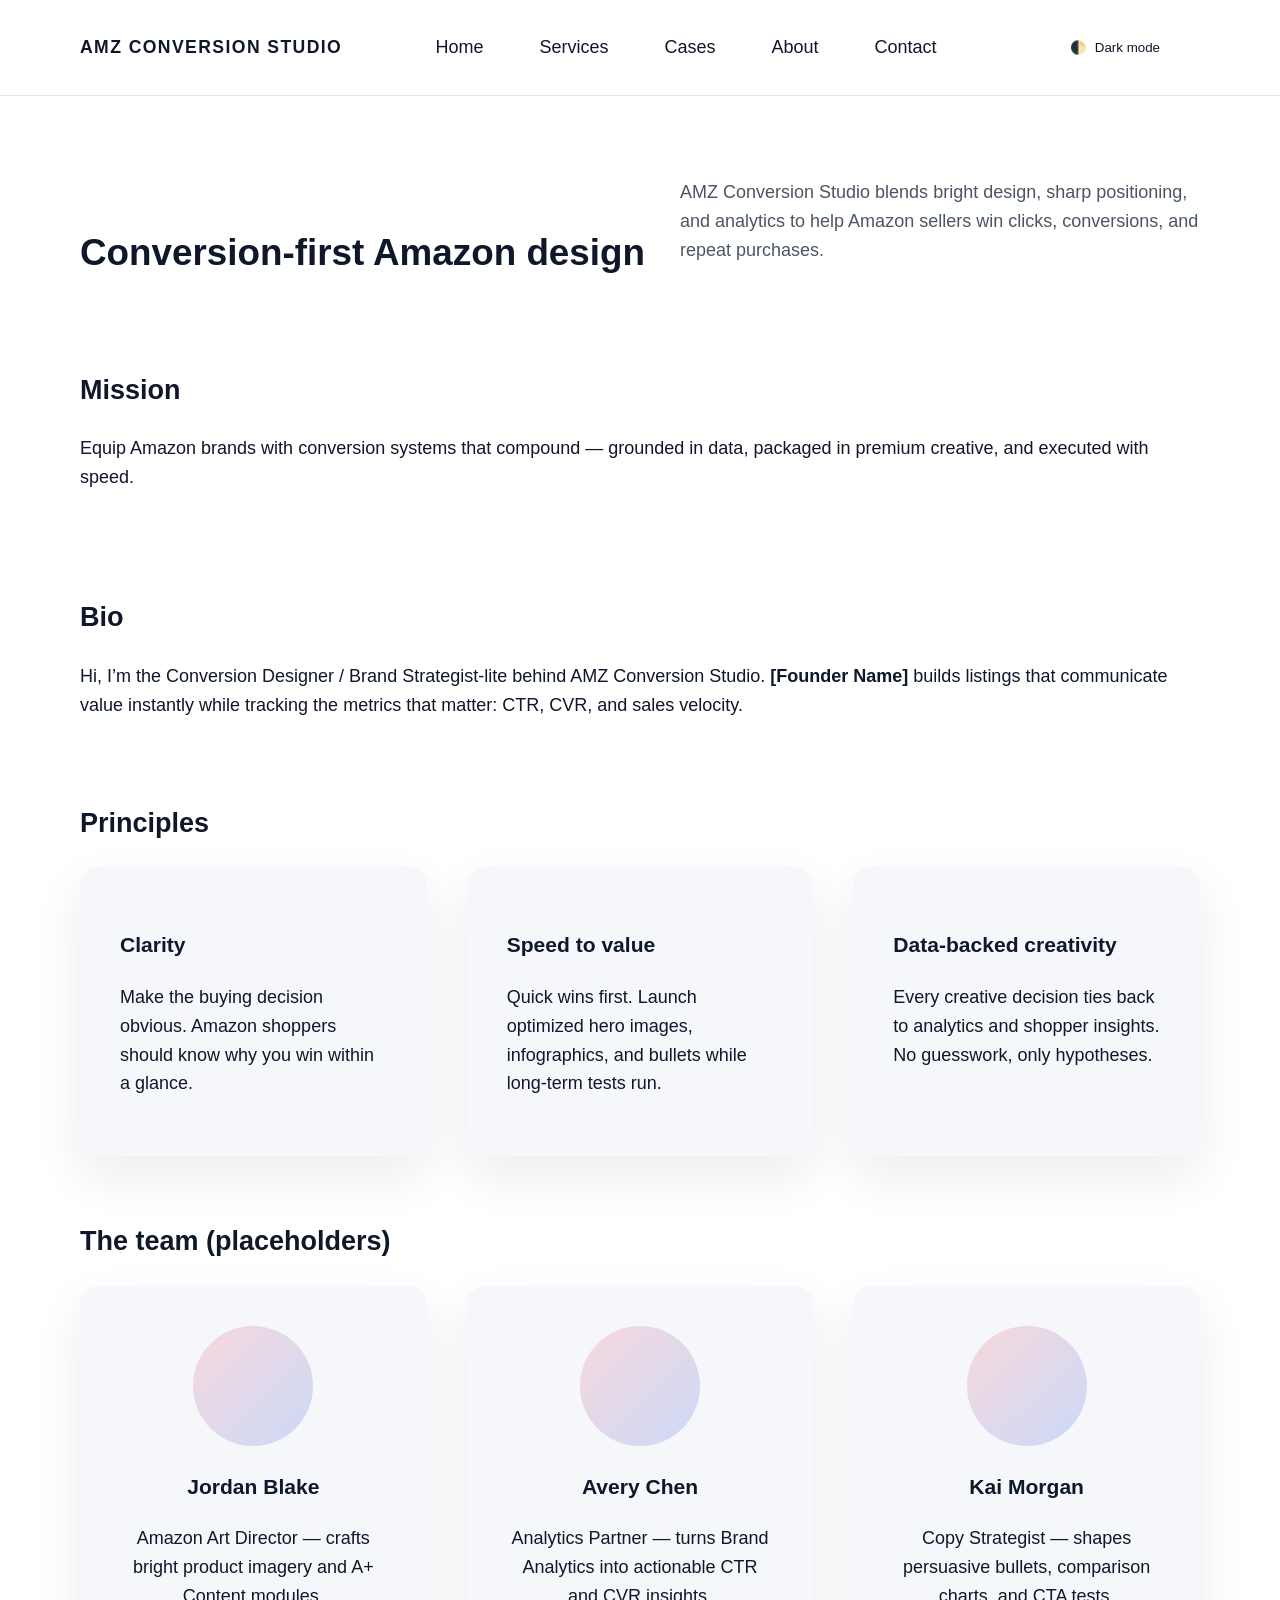
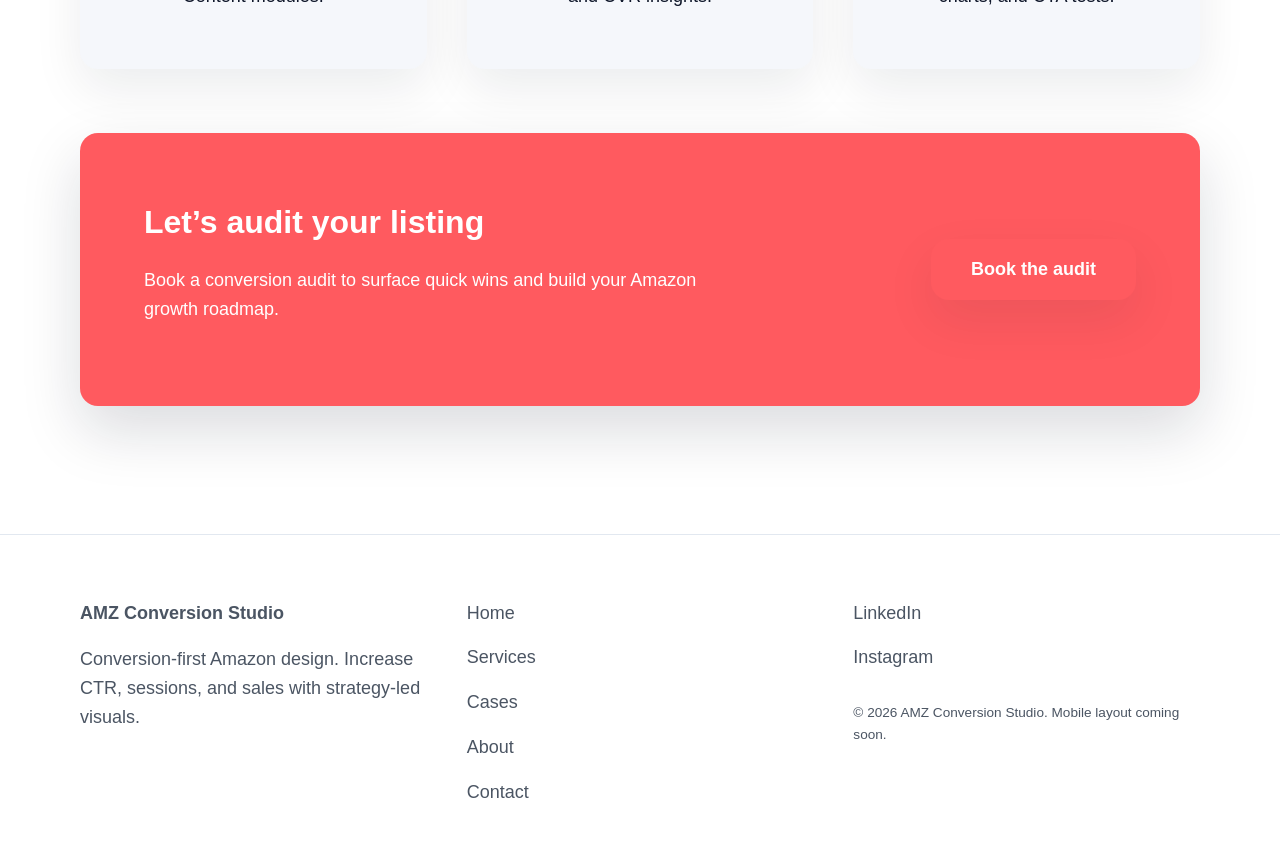
<file: about.html>
<!DOCTYPE html>
<html lang="en" data-theme="light">
<head>
  <meta charset="utf-8">
  <meta http-equiv="X-UA-Compatible" content="IE=edge">
  <meta name="viewport" content="width=device-width, initial-scale=1.0">
  <title>About AMZ Conversion Studio | Amazon Conversion Designer</title>
  <meta name="description" content="Meet AMZ Conversion Studio, the conversion-first Amazon design and analytics partner helping sellers increase CTR, CVR, and sales.">
  <meta name="keywords" content="amazon conversion designer, amazon brand identity, brand story, amazon listing design, listing audit, amazon strategist">
  <link rel="canonical" href="https://www.amzconversionstudio.com/about.html">
  <meta property="og:type" content="website">
  <meta property="og:title" content="About AMZ Conversion Studio">
  <meta property="og:description" content="Conversion-first Amazon design and analytics for sellers who want measurable growth.">
  <meta property="og:url" content="https://www.amzconversionstudio.com/about.html">
  <meta property="og:image" content="https://www.amzconversionstudio.com/assets/img/og-image.jpg">
  <meta name="twitter:card" content="summary_large_image">
  <meta name="twitter:title" content="About AMZ Conversion Studio">
  <meta name="twitter:description" content="Conversion-first Amazon design and analytics for sellers who want measurable growth.">
  <link rel="icon" href="/favicon.ico" type="image/x-icon">
  <link rel="stylesheet" href="assets/css/style.css">
  <script type="application/ld+json">
  {
    "@context": "https://schema.org",
    "@type": "BreadcrumbList",
    "itemListElement": [
      {
        "@type": "ListItem",
        "position": 1,
        "name": "Home",
        "item": "https://www.amzconversionstudio.com/"
      },
      {
        "@type": "ListItem",
        "position": 2,
        "name": "About",
        "item": "https://www.amzconversionstudio.com/about.html"
      }
    ]
  }
  </script>
</head>
<body>
  <header class="header" aria-label="Primary">
    <div class="header__inner">
      <a class="header__logo" href="/">AMZ Conversion Studio</a>
      <nav class="nav" aria-label="Main navigation">
        <a class="nav__link" href="index.html">Home</a>
        <a class="nav__link" href="services.html">Services</a>
        <a class="nav__link" href="cases.html">Cases</a>
        <a class="nav__link" href="about.html">About</a>
        <a class="nav__link" href="contact.html">Contact</a>
      </nav>
      <button class="button button--ghost theme-toggle" type="button" data-theme-toggle aria-label="Switch to dark theme">
        <span aria-hidden="true">🌓</span>
        <span data-theme-label>Dark mode</span>
      </button>
    </div>
  </header>
  <main>
    <div class="page">
      <section class="section" data-reveal>
        <div class="section__header">
          <h1 class="section__title">Conversion-first Amazon design</h1>
          <p class="section__subtitle">AMZ Conversion Studio blends bright design, sharp positioning, and analytics to help Amazon sellers win clicks, conversions, and repeat purchases.</p>
        </div>
      </section>

      <section class="section about" data-reveal>
        <div>
          <h2>Mission</h2>
          <p>Equip Amazon brands with conversion systems that compound — grounded in data, packaged in premium creative, and executed with speed.</p>
        </div>
        <div>
          <h2>Bio</h2>
          <p>Hi, I’m the Conversion Designer / Brand Strategist-lite behind AMZ Conversion Studio. <strong><!-- Replace with founder name -->[Founder Name]</strong> builds listings that communicate value instantly while tracking the metrics that matter: CTR, CVR, and sales velocity.</p>
        </div>
      </section>

      <section class="section" data-reveal>
        <h2>Principles</h2>
        <div class="grid grid--cards">
          <article class="card">
            <h3>Clarity</h3>
            <p>Make the buying decision obvious. Amazon shoppers should know why you win within a glance.</p>
          </article>
          <article class="card">
            <h3>Speed to value</h3>
            <p>Quick wins first. Launch optimized hero images, infographics, and bullets while long-term tests run.</p>
          </article>
          <article class="card">
            <h3>Data-backed creativity</h3>
            <p>Every creative decision ties back to analytics and shopper insights. No guesswork, only hypotheses.</p>
          </article>
        </div>
      </section>

      <section class="section" data-reveal>
        <h2>The team (placeholders)</h2>
        <div class="team">
          <article class="team-card">
            <div class="team-card__photo" role="img" aria-label="Placeholder portrait"></div>
            <h3><!-- Replace with name -->Jordan Blake</h3>
            <p>Amazon Art Director &mdash; crafts bright product imagery and A+ Content modules.</p>
          </article>
          <article class="team-card">
            <div class="team-card__photo" role="img" aria-label="Placeholder portrait"></div>
            <h3><!-- Replace with name -->Avery Chen</h3>
            <p>Analytics Partner &mdash; turns Brand Analytics into actionable CTR and CVR insights.</p>
          </article>
          <article class="team-card">
            <div class="team-card__photo" role="img" aria-label="Placeholder portrait"></div>
            <h3><!-- Replace with name -->Kai Morgan</h3>
            <p>Copy Strategist &mdash; shapes persuasive bullets, comparison charts, and CTA tests.</p>
          </article>
        </div>
      </section>

      <section class="section" data-reveal>
        <div class="cta-band">
          <div class="cta-band__text">
            <h2 class="cta-band__title">Let’s audit your listing</h2>
            <p>Book a conversion audit to surface quick wins and build your Amazon growth roadmap.</p>
          </div>
          <a class="button button--primary" href="contact.html">Book the audit</a>
        </div>
      </section>
    </div>
  </main>
  <footer class="footer" aria-label="Footer">
    <div class="footer__inner">
      <div class="footer__brand">
        <strong>AMZ Conversion Studio</strong>
        <p>Conversion-first Amazon design. Increase CTR, sessions, and sales with strategy-led visuals.</p>
      </div>
      <div class="footer__nav">
        <a href="index.html">Home</a>
        <a href="services.html">Services</a>
        <a href="cases.html">Cases</a>
        <a href="about.html">About</a>
        <a href="contact.html">Contact</a>
      </div>
      <div class="footer__meta">
        <a href="#">LinkedIn</a>
        <a href="#">Instagram</a>
        <p class="footer__note">© <span class="js-year"></span> AMZ Conversion Studio. Mobile layout coming soon.</p>
      </div>
    </div>
  </footer>
  <script defer src="assets/js/main.js"></script>
  <script>
    document.querySelectorAll('.js-year').forEach(function (el) { el.textContent = new Date().getFullYear(); });
  </script>
</body>
</html>
</file>
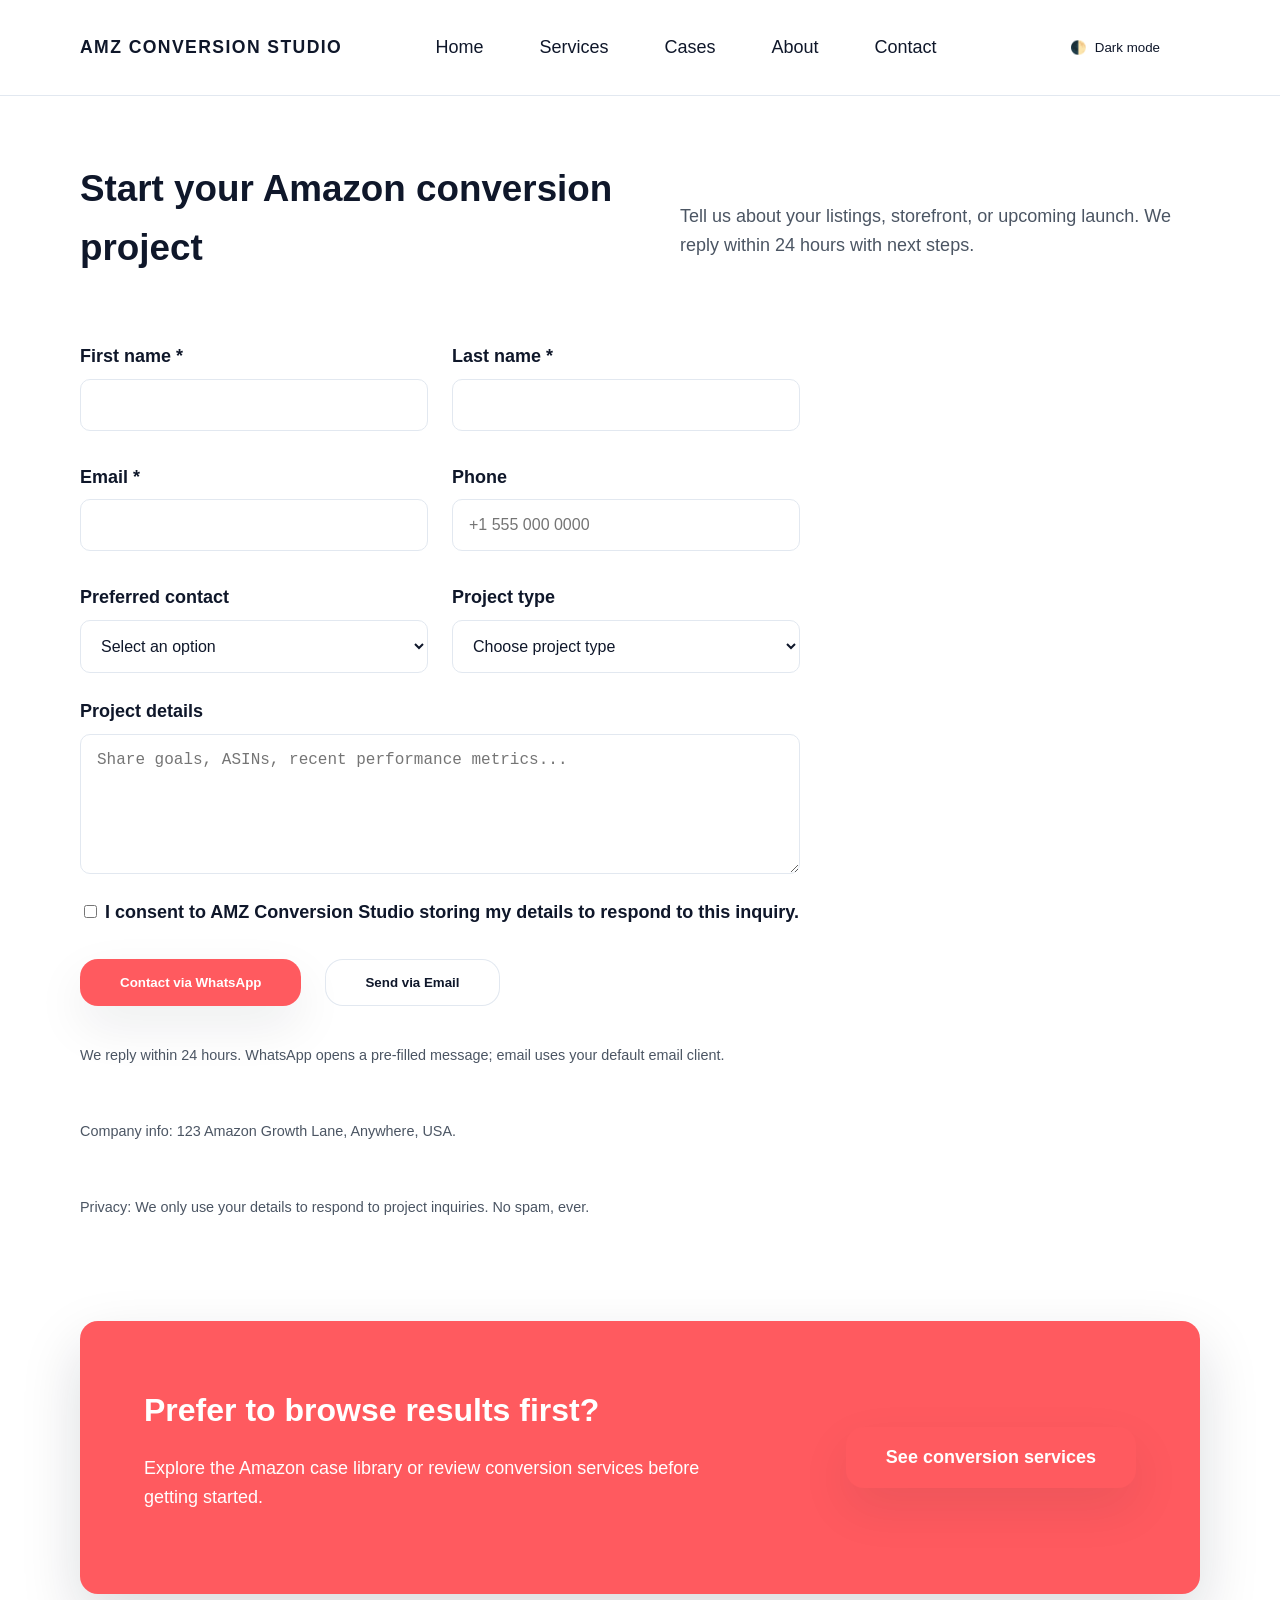
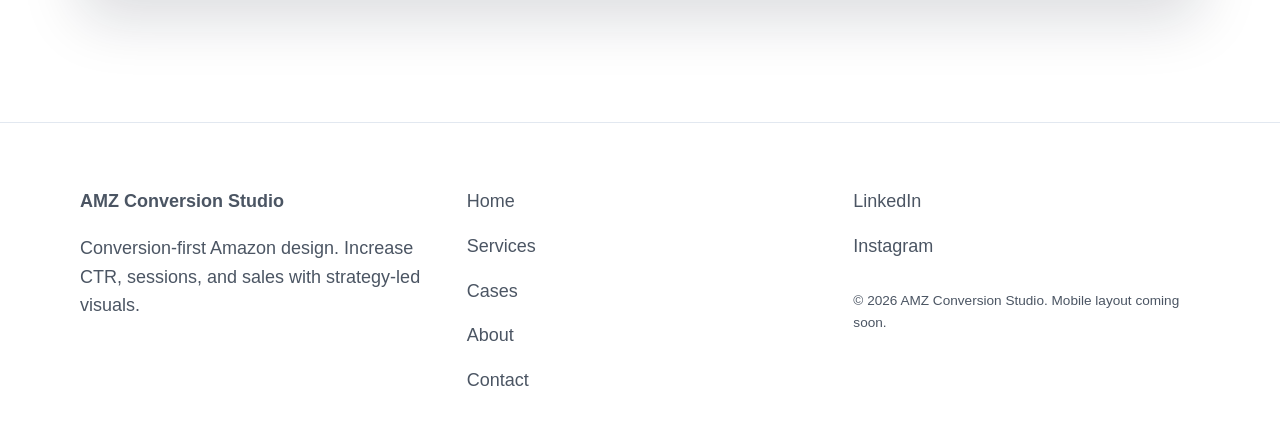
<file: contact.html>
<!DOCTYPE html>
<html lang="en" data-theme="light">
<head>
  <meta charset="utf-8">
  <meta http-equiv="X-UA-Compatible" content="IE=edge">
  <meta name="viewport" content="width=device-width, initial-scale=1.0">
  <title>Contact AMZ Conversion Studio | Amazon Listing Audit</title>
  <meta name="description" content="Contact AMZ Conversion Studio for Amazon listing audits, design retainers, and analytics support to increase CTR and sales.">
  <meta name="keywords" content="contact amazon designer, amazon listing audit, amazon whatsapp consultant, amazon conversion rate, amazon cta optimization">
  <link rel="canonical" href="https://www.amzconversionstudio.com/contact.html">
  <meta property="og:type" content="website">
  <meta property="og:title" content="Contact AMZ Conversion Studio">
  <meta property="og:description" content="Book an Amazon listing audit or request a proposal to increase CTR and conversion rate.">
  <meta property="og:url" content="https://www.amzconversionstudio.com/contact.html">
  <meta property="og:image" content="https://www.amzconversionstudio.com/assets/img/og-image.jpg">
  <meta name="twitter:card" content="summary_large_image">
  <meta name="twitter:title" content="Contact AMZ Conversion Studio">
  <meta name="twitter:description" content="Book an Amazon listing audit or request a proposal to increase CTR and conversion rate.">
  <link rel="icon" href="/favicon.ico" type="image/x-icon">
  <link rel="stylesheet" href="assets/css/style.css">
  <script type="application/ld+json">
  {
    "@context": "https://schema.org",
    "@type": "BreadcrumbList",
    "itemListElement": [
      {
        "@type": "ListItem",
        "position": 1,
        "name": "Home",
        "item": "https://www.amzconversionstudio.com/"
      },
      {
        "@type": "ListItem",
        "position": 2,
        "name": "Contact",
        "item": "https://www.amzconversionstudio.com/contact.html"
      }
    ]
  }
  </script>
</head>
<body>
  <header class="header" aria-label="Primary">
    <div class="header__inner">
      <a class="header__logo" href="/">AMZ Conversion Studio</a>
      <nav class="nav" aria-label="Main navigation">
        <a class="nav__link" href="index.html">Home</a>
        <a class="nav__link" href="services.html">Services</a>
        <a class="nav__link" href="cases.html">Cases</a>
        <a class="nav__link" href="about.html">About</a>
        <a class="nav__link" href="contact.html">Contact</a>
      </nav>
      <button class="button button--ghost theme-toggle" type="button" data-theme-toggle aria-label="Switch to dark theme">
        <span aria-hidden="true">🌓</span>
        <span data-theme-label>Dark mode</span>
      </button>
    </div>
  </header>
  <main>
    <div class="page">
      <section class="section" data-reveal>
        <div class="section__header">
          <h1 class="section__title">Start your Amazon conversion project</h1>
          <p class="section__subtitle">Tell us about your listings, storefront, or upcoming launch. We reply within 24 hours with next steps.</p>
        </div>
      </section>

      <section class="section" data-reveal>
        <form class="form js-contact-form" novalidate>
          <div class="form__row">
            <div class="form__group">
              <label class="form__label" for="firstName">First name *</label>
              <input class="form__input" type="text" id="firstName" name="firstName" required autocomplete="given-name">
              <span class="form__error" data-error="firstName" role="alert"></span>
            </div>
            <div class="form__group">
              <label class="form__label" for="lastName">Last name *</label>
              <input class="form__input" type="text" id="lastName" name="lastName" required autocomplete="family-name">
              <span class="form__error" data-error="lastName" role="alert"></span>
            </div>
          </div>
          <div class="form__row">
            <div class="form__group">
              <label class="form__label" for="email">Email *</label>
              <input class="form__input" type="email" id="email" name="email" required autocomplete="email">
              <span class="form__error" data-error="email" role="alert"></span>
            </div>
            <div class="form__group">
              <label class="form__label" for="phone">Phone</label>
              <input class="form__input" type="tel" id="phone" name="phone" placeholder="+1 555 000 0000" autocomplete="tel">
              <span class="form__error" data-error="phone" role="alert"></span>
            </div>
          </div>
          <div class="form__row">
            <div class="form__group">
              <label class="form__label" for="preferredContact">Preferred contact</label>
              <select class="form__select" id="preferredContact" name="preferredContact">
                <option value="">Select an option</option>
                <option value="WhatsApp">WhatsApp</option>
                <option value="Email">Email</option>
              </select>
            </div>
            <div class="form__group">
              <label class="form__label" for="projectType">Project type</label>
              <select class="form__select" id="projectType" name="projectType">
                <option value="">Choose project type</option>
                <option value="Listing design">Listing design</option>
                <option value="A+ Content">A+ Content</option>
                <option value="Storefront redesign">Storefront redesign</option>
                <option value="Amazon SEO">Amazon SEO</option>
                <option value="Conversion audit">Conversion audit</option>
                <option value="Launch campaign">Launch campaign</option>
              </select>
            </div>
          </div>
          <div class="form__group">
            <label class="form__label" for="message">Project details</label>
            <textarea class="form__textarea" id="message" name="message" placeholder="Share goals, ASINs, recent performance metrics..."></textarea>
          </div>
          <div class="form__group">
            <label class="form__label" for="consent">
              <input type="checkbox" id="consent" name="consent" required>
              I consent to AMZ Conversion Studio storing my details to respond to this inquiry.
            </label>
            <span class="form__error" data-error="consent" role="alert"></span>
          </div>
          <div class="form__actions">
            <button class="button button--primary" type="button" data-action="whatsapp">Contact via WhatsApp</button>
            <button class="button button--secondary" type="submit" data-action="email">Send via Email</button>
          </div>
          <p class="form__note">We reply within 24 hours. WhatsApp opens a pre-filled message; email uses your default email client. <!-- Optionally integrate Formspree: https://formspree.io/ --></p>
          <p class="form__note">Company info: <!-- Replace with business address -->123 Amazon Growth Lane, Anywhere, USA.</p>
          <p class="form__note">Privacy: We only use your details to respond to project inquiries. No spam, ever.</p>
          <div data-confirmation aria-live="polite"></div>
        </form>
      </section>

      <section class="section" data-reveal>
        <div class="cta-band">
          <div class="cta-band__text">
            <h2 class="cta-band__title">Prefer to browse results first?</h2>
            <p>Explore the <a href="cases.html">Amazon case library</a> or review <a href="services.html">conversion services</a> before getting started.</p>
          </div>
          <a class="button button--primary" href="services.html">See conversion services</a>
        </div>
      </section>
    </div>
  </main>
  <footer class="footer" aria-label="Footer">
    <div class="footer__inner">
      <div class="footer__brand">
        <strong>AMZ Conversion Studio</strong>
        <p>Conversion-first Amazon design. Increase CTR, sessions, and sales with strategy-led visuals.</p>
      </div>
      <div class="footer__nav">
        <a href="index.html">Home</a>
        <a href="services.html">Services</a>
        <a href="cases.html">Cases</a>
        <a href="about.html">About</a>
        <a href="contact.html">Contact</a>
      </div>
      <div class="footer__meta">
        <a href="#">LinkedIn</a>
        <a href="#">Instagram</a>
        <p class="footer__note">© <span class="js-year"></span> AMZ Conversion Studio. Mobile layout coming soon.</p>
      </div>
    </div>
  </footer>
  <script defer src="assets/js/main.js"></script>
  <script>
    document.querySelectorAll('.js-year').forEach(function (el) { el.textContent = new Date().getFullYear(); });
  </script>
</body>
</html>
</file>
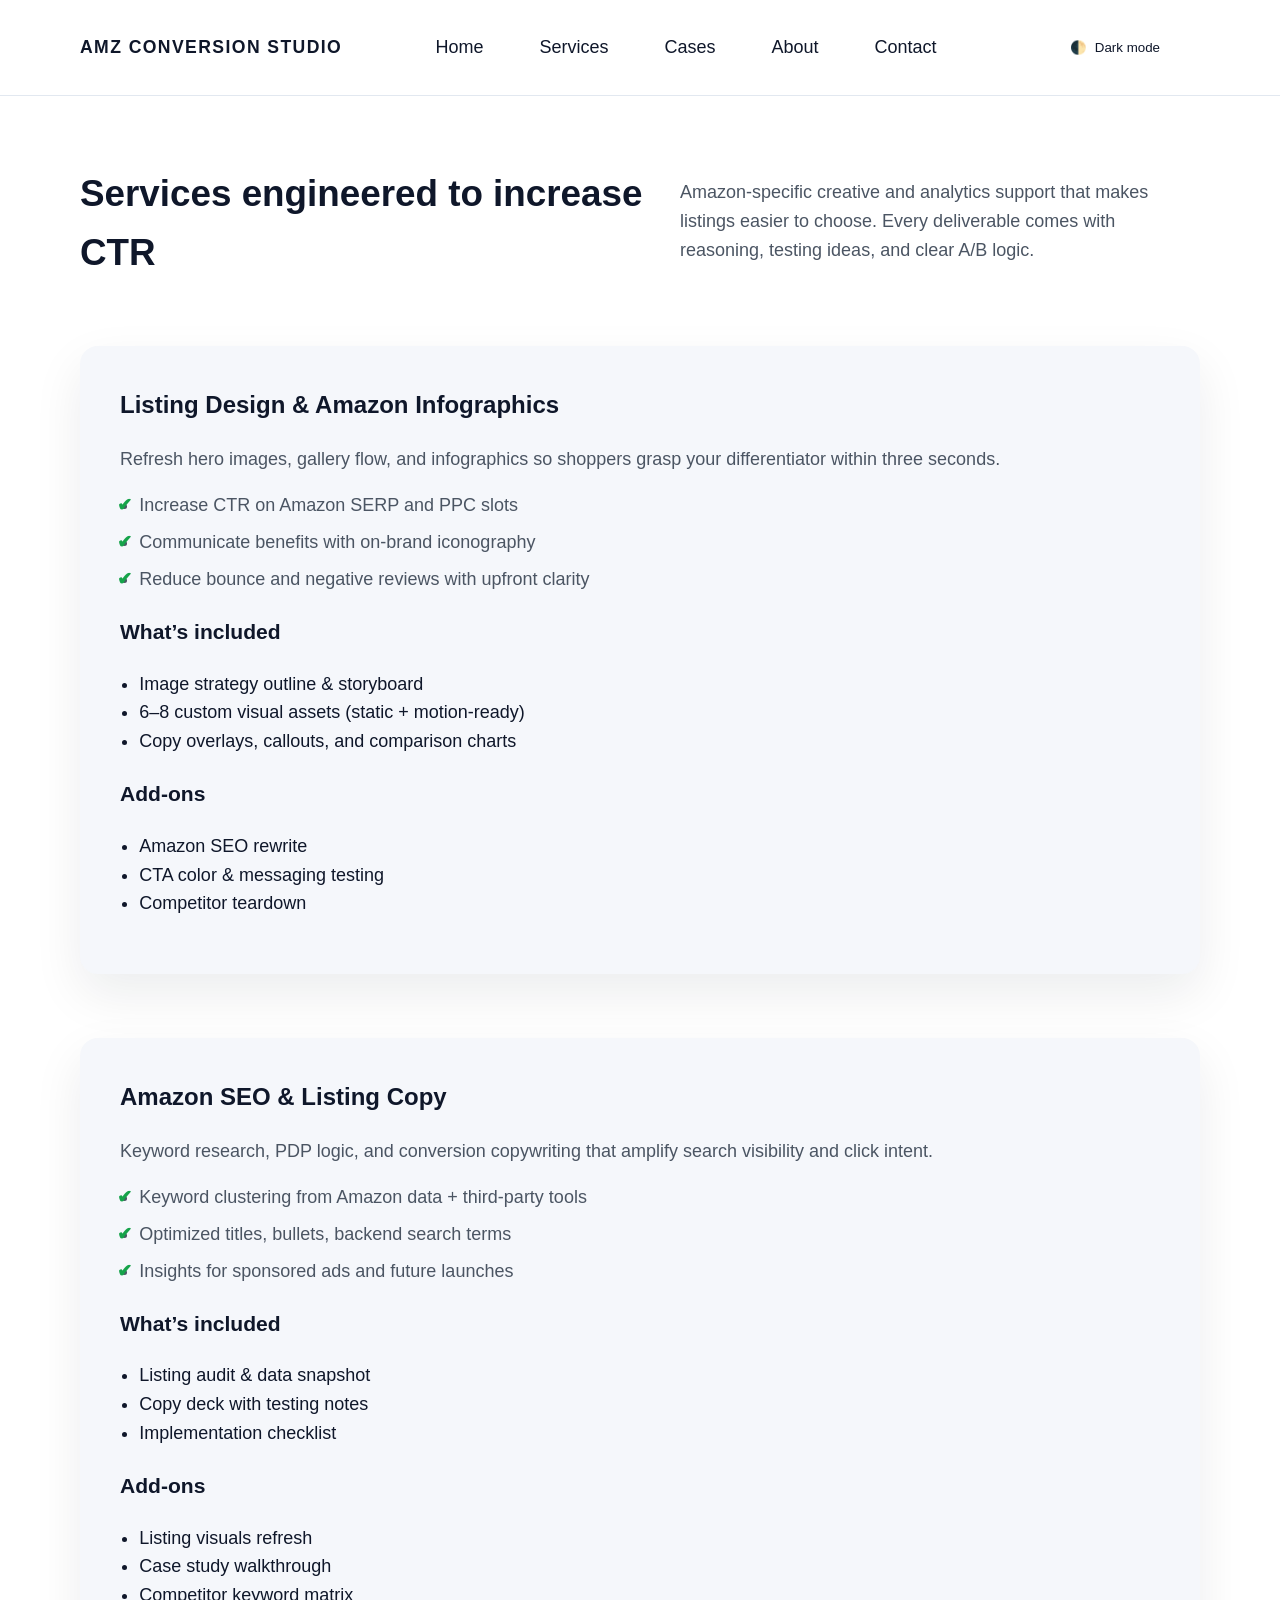
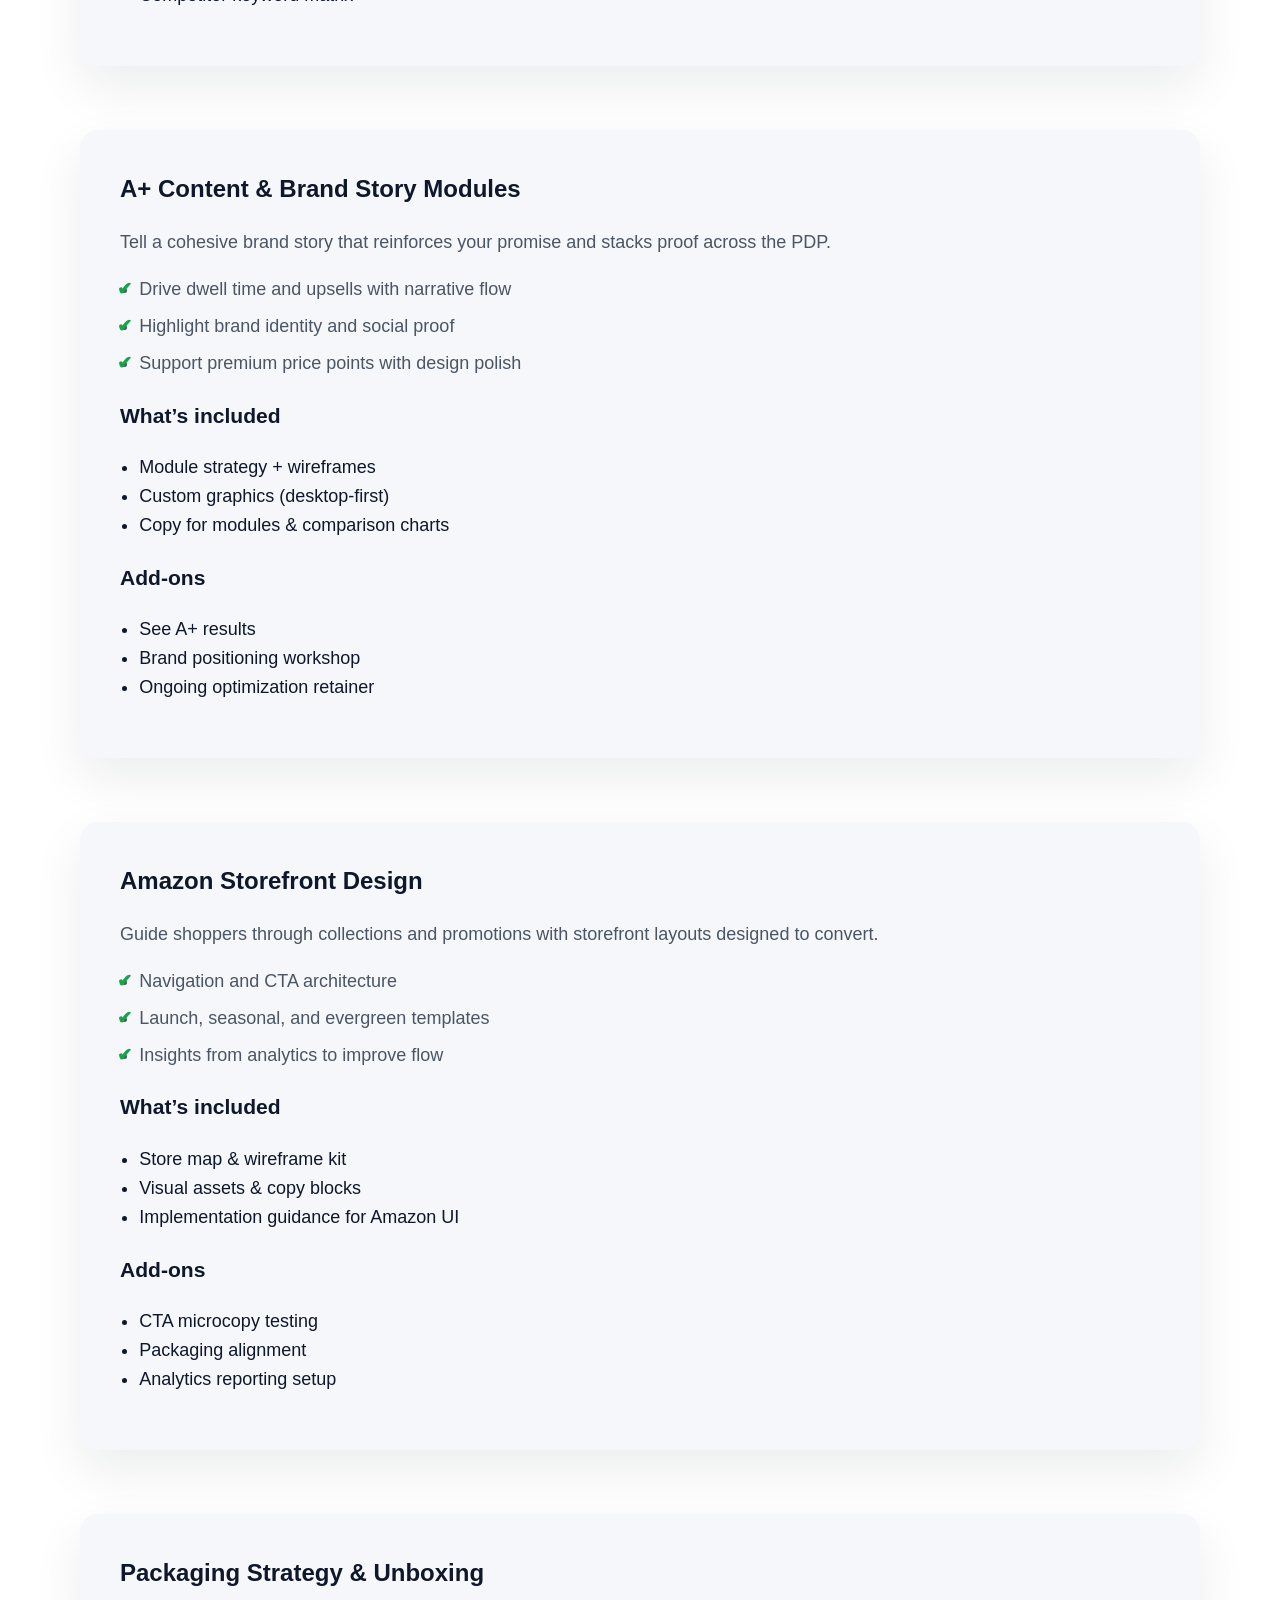
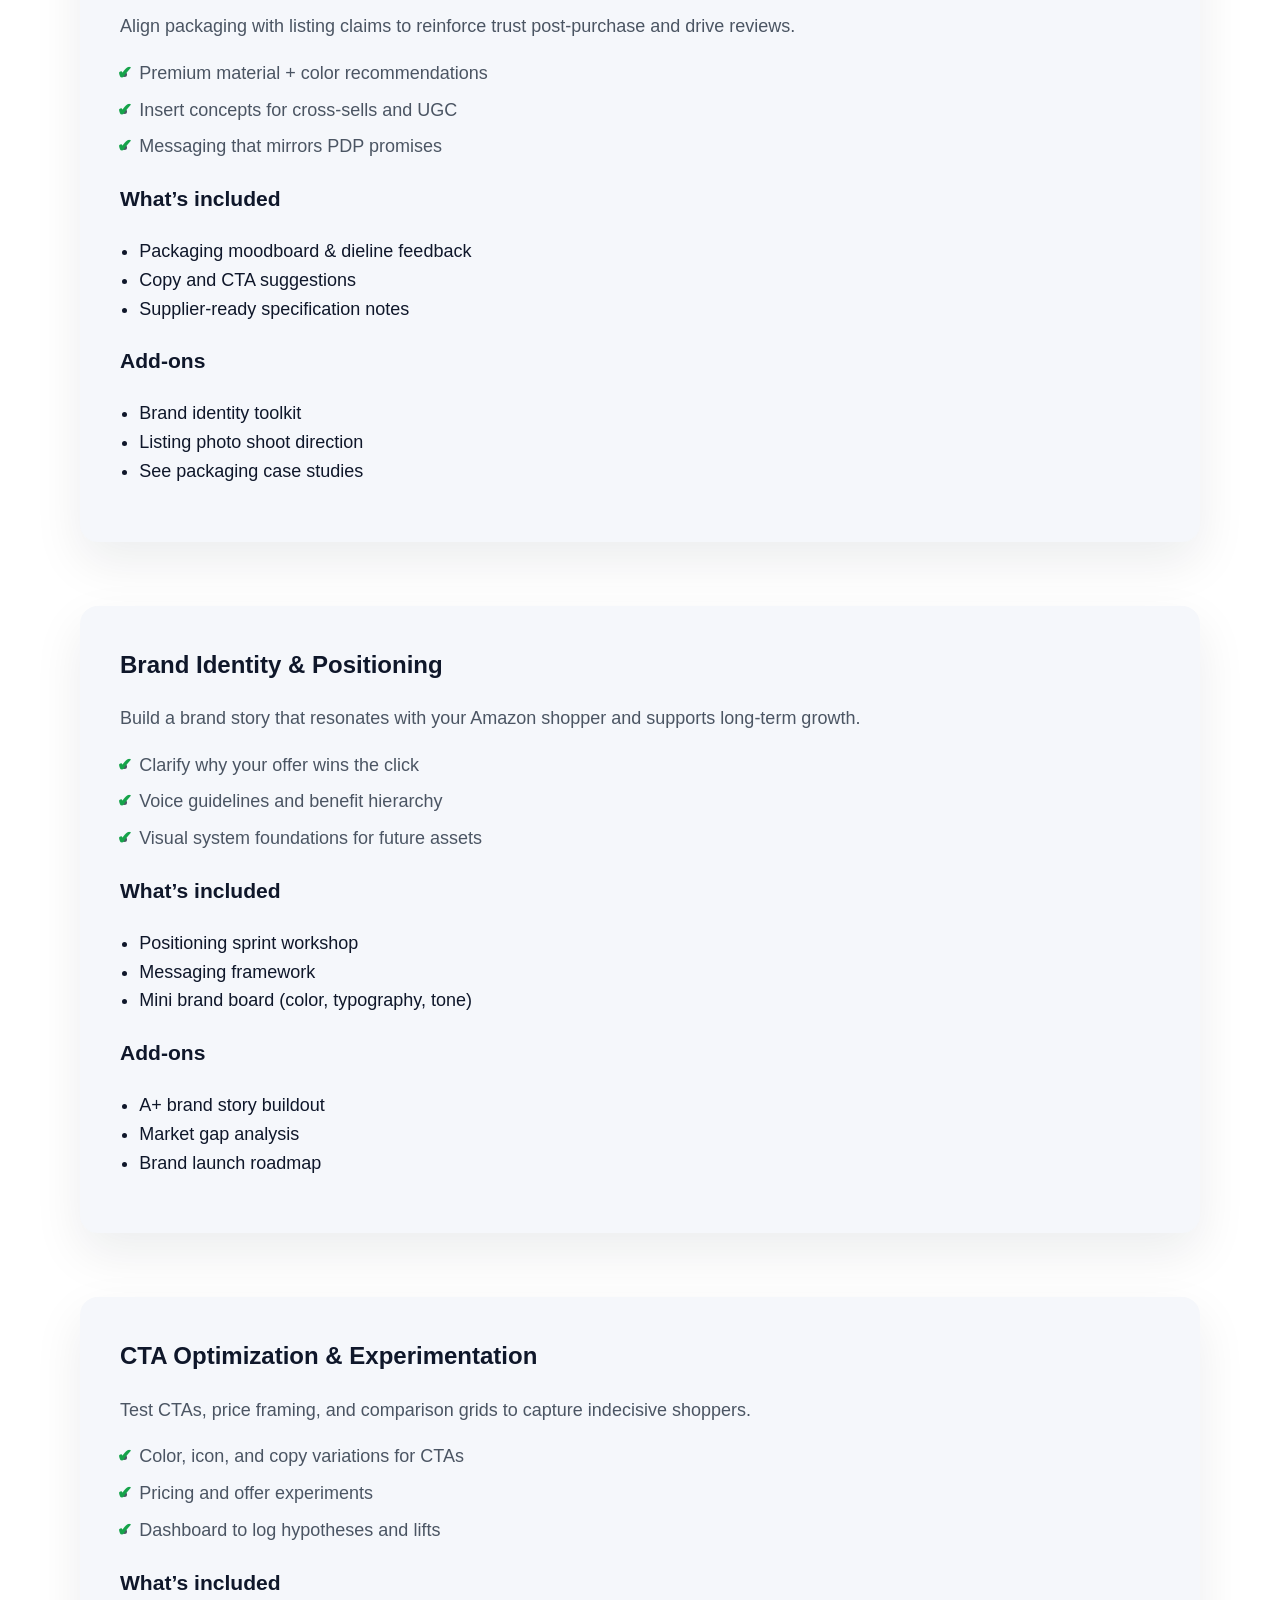
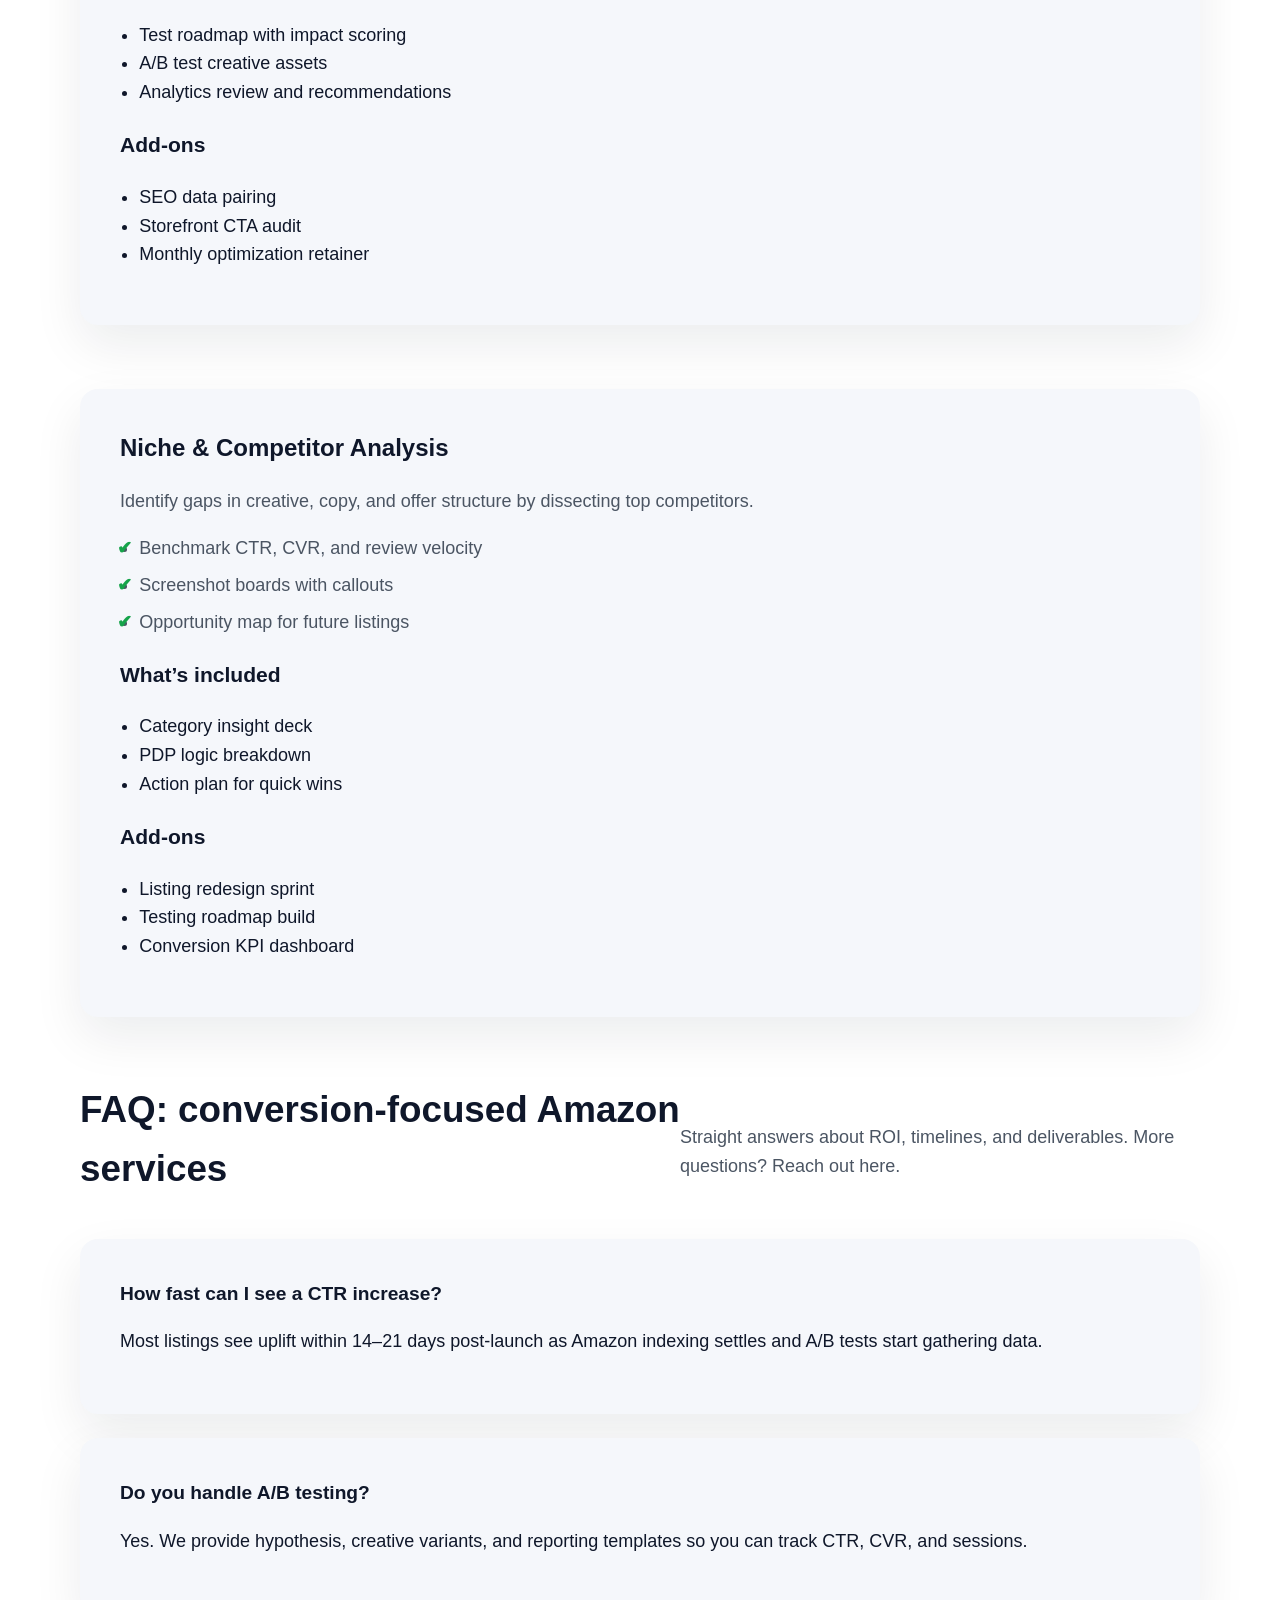
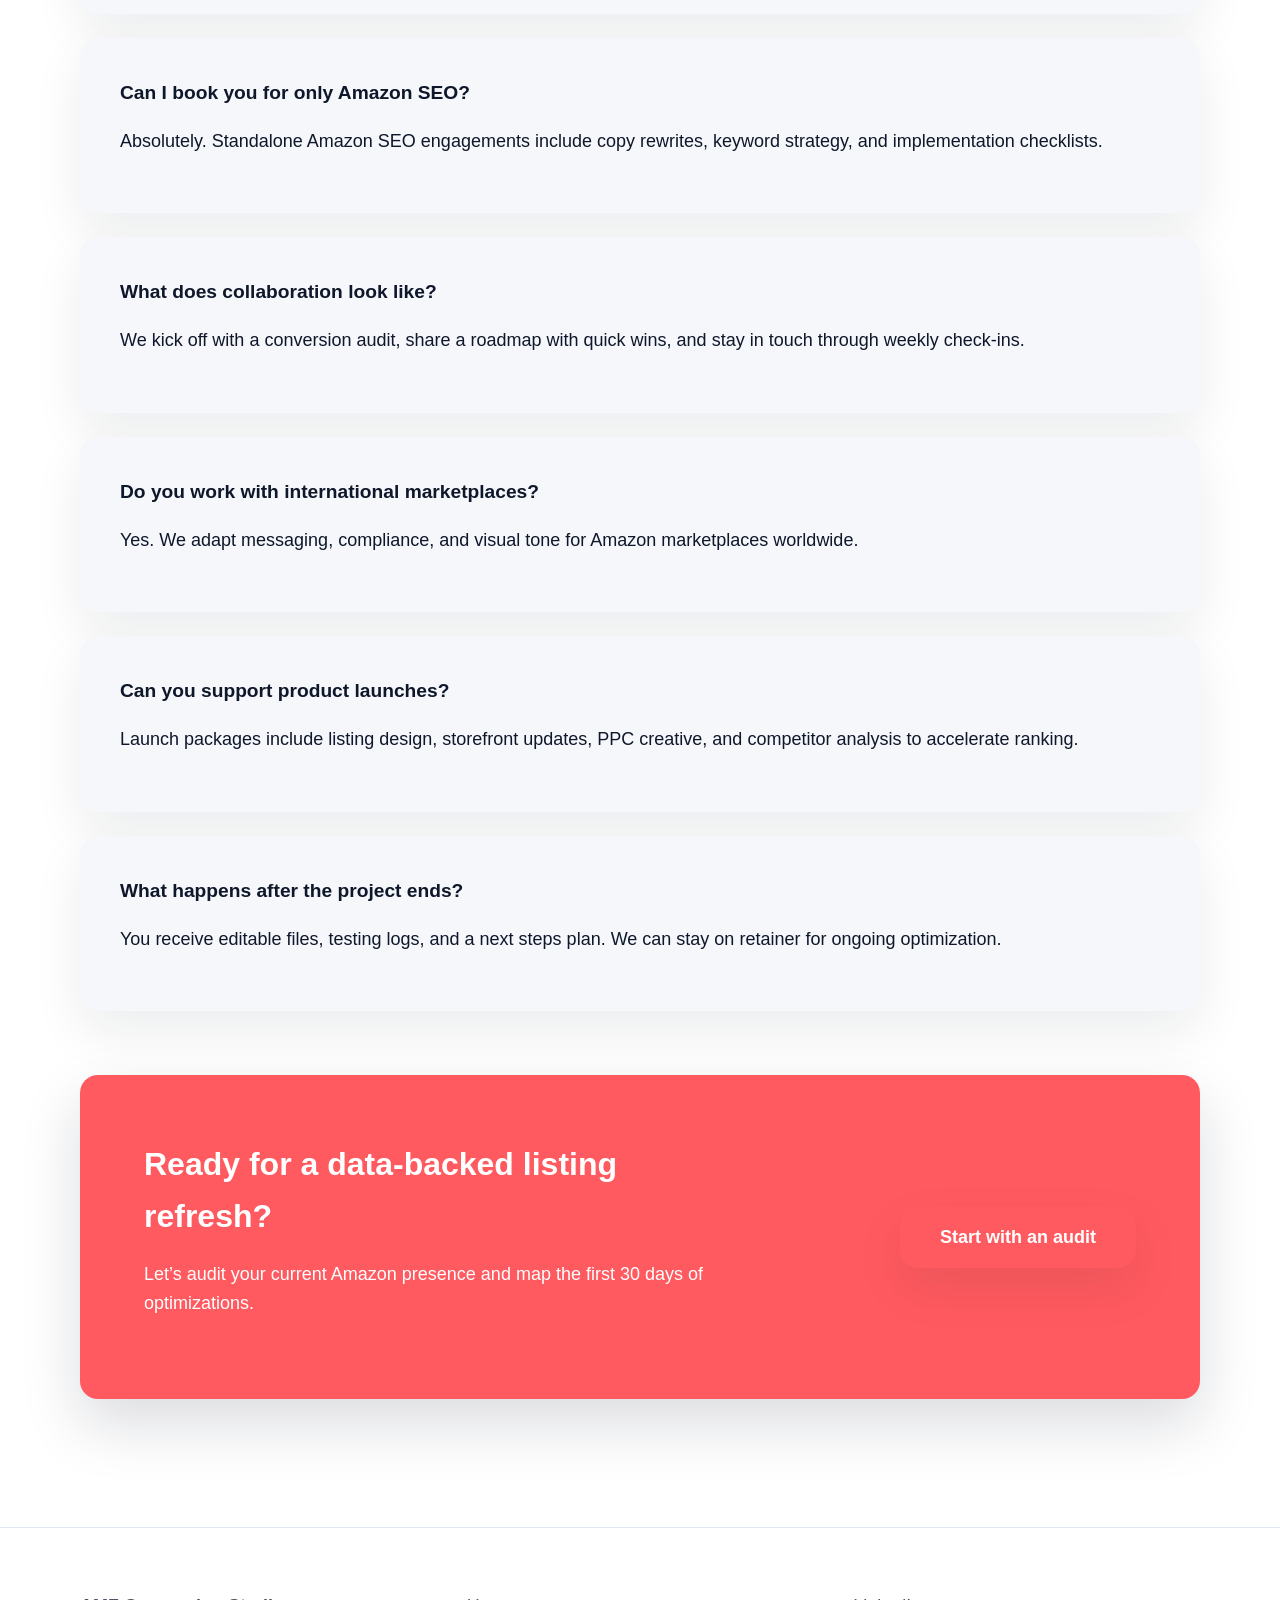
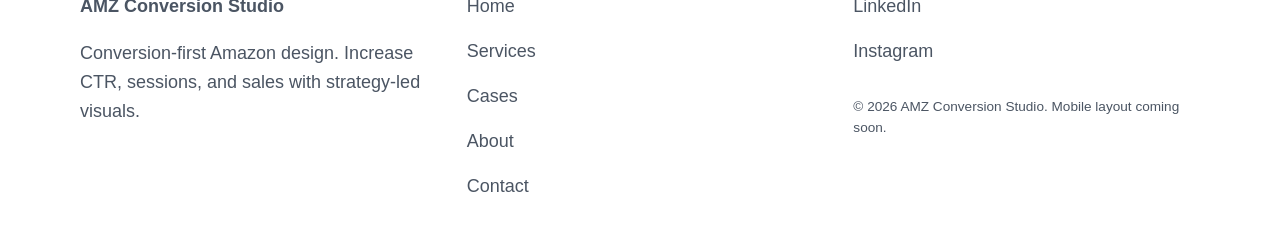
<file: services.html>
<!DOCTYPE html>
<html lang="en" data-theme="light">
<head>
  <meta charset="utf-8">
  <meta http-equiv="X-UA-Compatible" content="IE=edge">
  <meta name="viewport" content="width=device-width, initial-scale=1.0">
  <title>Amazon Listing Design, SEO &amp; A+ Content Services | AMZ Conversion Studio</title>
  <meta name="description" content="Browse Amazon listing design, A+ Content, storefront design, packaging, and CTA optimization services engineered to increase CTR and conversions.">
  <meta name="keywords" content="amazon listing design, amazon product images, a+ content design, amazon seo, amazon storefront design, listing audit, cta optimization, pdp logic a+">
  <link rel="canonical" href="https://www.amzconversionstudio.com/services.html">
  <meta property="og:type" content="website">
  <meta property="og:title" content="Amazon Listing Design, SEO &amp; A+ Content Services">
  <meta property="og:description" content="Bright Amazon visuals, sharp positioning, and analytics that increase CTR.">
  <meta property="og:url" content="https://www.amzconversionstudio.com/services.html">
  <meta property="og:image" content="https://www.amzconversionstudio.com/assets/img/og-image.jpg">
  <meta name="twitter:card" content="summary_large_image">
  <meta name="twitter:title" content="Amazon Listing Design, SEO &amp; A+ Content Services">
  <meta name="twitter:description" content="Bright Amazon visuals, sharp positioning, and analytics that increase CTR.">
  <link rel="icon" href="/favicon.ico" type="image/x-icon">
  <link rel="stylesheet" href="assets/css/style.css">
  <script type="application/ld+json">
  {
    "@context": "https://schema.org",
    "@type": "BreadcrumbList",
    "itemListElement": [
      {
        "@type": "ListItem",
        "position": 1,
        "name": "Home",
        "item": "https://www.amzconversionstudio.com/"
      },
      {
        "@type": "ListItem",
        "position": 2,
        "name": "Services",
        "item": "https://www.amzconversionstudio.com/services.html"
      }
    ]
  }
  </script>
</head>
<body>
  <header class="header" aria-label="Primary">
    <div class="header__inner">
      <a class="header__logo" href="/">AMZ Conversion Studio</a>
      <nav class="nav" aria-label="Main navigation">
        <a class="nav__link" href="index.html">Home</a>
        <a class="nav__link" href="services.html">Services</a>
        <a class="nav__link" href="cases.html">Cases</a>
        <a class="nav__link" href="about.html">About</a>
        <a class="nav__link" href="contact.html">Contact</a>
      </nav>
      <button class="button button--ghost theme-toggle" type="button" data-theme-toggle aria-label="Switch to dark theme">
        <span aria-hidden="true">🌓</span>
        <span data-theme-label>Dark mode</span>
      </button>
    </div>
  </header>
  <main>
    <div class="page">
      <section class="section" data-reveal>
        <div class="section__header">
          <h1 class="section__title">Services engineered to increase CTR</h1>
          <p class="section__subtitle">Amazon-specific creative and analytics support that makes listings easier to choose. Every deliverable comes with reasoning, testing ideas, and clear A/B logic.</p>
        </div>
      </section>

      <section id="listing-design" class="section" data-reveal>
        <article class="card">
          <h2 class="card__title">Listing Design &amp; Amazon Infographics</h2>
          <p class="card__description">Refresh hero images, gallery flow, and infographics so shoppers grasp your differentiator within three seconds.</p>
          <ul class="list list--check">
            <li>Increase CTR on Amazon SERP and PPC slots</li>
            <li>Communicate benefits with on-brand iconography</li>
            <li>Reduce bounce and negative reviews with upfront clarity</li>
          </ul>
          <h3>What’s included</h3>
          <ul class="list">
            <li>Image strategy outline &amp; storyboard</li>
            <li>6–8 custom visual assets (static + motion-ready)</li>
            <li>Copy overlays, callouts, and comparison charts</li>
          </ul>
          <h3>Add-ons</h3>
          <ul class="list">
            <li><a href="#seo">Amazon SEO rewrite</a></li>
            <li><a href="#cta">CTA color &amp; messaging testing</a></li>
            <li><a href="#analysis">Competitor teardown</a></li>
          </ul>
        </article>
      </section>

      <section id="seo" class="section" data-reveal>
        <article class="card">
          <h2 class="card__title">Amazon SEO &amp; Listing Copy</h2>
          <p class="card__description">Keyword research, PDP logic, and conversion copywriting that amplify search visibility and click intent.</p>
          <ul class="list list--check">
            <li>Keyword clustering from Amazon data + third-party tools</li>
            <li>Optimized titles, bullets, backend search terms</li>
            <li>Insights for sponsored ads and future launches</li>
          </ul>
          <h3>What’s included</h3>
          <ul class="list">
            <li>Listing audit &amp; data snapshot</li>
            <li>Copy deck with testing notes</li>
            <li>Implementation checklist</li>
          </ul>
          <h3>Add-ons</h3>
          <ul class="list">
            <li><a href="#listing-design">Listing visuals refresh</a></li>
            <li><a href="cases.html">Case study walkthrough</a></li>
            <li><a href="#analysis">Competitor keyword matrix</a></li>
          </ul>
        </article>
      </section>

      <section id="a-plus" class="section" data-reveal>
        <article class="card">
          <h2 class="card__title">A+ Content &amp; Brand Story Modules</h2>
          <p class="card__description">Tell a cohesive brand story that reinforces your promise and stacks proof across the PDP.</p>
          <ul class="list list--check">
            <li>Drive dwell time and upsells with narrative flow</li>
            <li>Highlight brand identity and social proof</li>
            <li>Support premium price points with design polish</li>
          </ul>
          <h3>What’s included</h3>
          <ul class="list">
            <li>Module strategy + wireframes</li>
            <li>Custom graphics (desktop-first)</li>
            <li>Copy for modules &amp; comparison charts</li>
          </ul>
          <h3>Add-ons</h3>
          <ul class="list">
            <li><a href="cases.html">See A+ results</a></li>
            <li><a href="#brand">Brand positioning workshop</a></li>
            <li><a href="contact.html">Ongoing optimization retainer</a></li>
          </ul>
        </article>
      </section>

      <section id="storefront" class="section" data-reveal>
        <article class="card">
          <h2 class="card__title">Amazon Storefront Design</h2>
          <p class="card__description">Guide shoppers through collections and promotions with storefront layouts designed to convert.</p>
          <ul class="list list--check">
            <li>Navigation and CTA architecture</li>
            <li>Launch, seasonal, and evergreen templates</li>
            <li>Insights from analytics to improve flow</li>
          </ul>
          <h3>What’s included</h3>
          <ul class="list">
            <li>Store map &amp; wireframe kit</li>
            <li>Visual assets &amp; copy blocks</li>
            <li>Implementation guidance for Amazon UI</li>
          </ul>
          <h3>Add-ons</h3>
          <ul class="list">
            <li><a href="#cta">CTA microcopy testing</a></li>
            <li><a href="#packaging">Packaging alignment</a></li>
            <li><a href="contact.html">Analytics reporting setup</a></li>
          </ul>
        </article>
      </section>

      <section id="packaging" class="section" data-reveal>
        <article class="card">
          <h2 class="card__title">Packaging Strategy &amp; Unboxing</h2>
          <p class="card__description">Align packaging with listing claims to reinforce trust post-purchase and drive reviews.</p>
          <ul class="list list--check">
            <li>Premium material + color recommendations</li>
            <li>Insert concepts for cross-sells and UGC</li>
            <li>Messaging that mirrors PDP promises</li>
          </ul>
          <h3>What’s included</h3>
          <ul class="list">
            <li>Packaging moodboard &amp; dieline feedback</li>
            <li>Copy and CTA suggestions</li>
            <li>Supplier-ready specification notes</li>
          </ul>
          <h3>Add-ons</h3>
          <ul class="list">
            <li><a href="#brand">Brand identity toolkit</a></li>
            <li><a href="#listing-design">Listing photo shoot direction</a></li>
            <li><a href="cases.html">See packaging case studies</a></li>
          </ul>
        </article>
      </section>

      <section id="brand" class="section" data-reveal>
        <article class="card">
          <h2 class="card__title">Brand Identity &amp; Positioning</h2>
          <p class="card__description">Build a brand story that resonates with your Amazon shopper and supports long-term growth.</p>
          <ul class="list list--check">
            <li>Clarify why your offer wins the click</li>
            <li>Voice guidelines and benefit hierarchy</li>
            <li>Visual system foundations for future assets</li>
          </ul>
          <h3>What’s included</h3>
          <ul class="list">
            <li>Positioning sprint workshop</li>
            <li>Messaging framework</li>
            <li>Mini brand board (color, typography, tone)</li>
          </ul>
          <h3>Add-ons</h3>
          <ul class="list">
            <li><a href="#a-plus">A+ brand story buildout</a></li>
            <li><a href="#analysis">Market gap analysis</a></li>
            <li><a href="contact.html">Brand launch roadmap</a></li>
          </ul>
        </article>
      </section>

      <section id="cta" class="section" data-reveal>
        <article class="card">
          <h2 class="card__title">CTA Optimization &amp; Experimentation</h2>
          <p class="card__description">Test CTAs, price framing, and comparison grids to capture indecisive shoppers.</p>
          <ul class="list list--check">
            <li>Color, icon, and copy variations for CTAs</li>
            <li>Pricing and offer experiments</li>
            <li>Dashboard to log hypotheses and lifts</li>
          </ul>
          <h3>What’s included</h3>
          <ul class="list">
            <li>Test roadmap with impact scoring</li>
            <li>A/B test creative assets</li>
            <li>Analytics review and recommendations</li>
          </ul>
          <h3>Add-ons</h3>
          <ul class="list">
            <li><a href="#seo">SEO data pairing</a></li>
            <li><a href="#storefront">Storefront CTA audit</a></li>
            <li><a href="contact.html">Monthly optimization retainer</a></li>
          </ul>
        </article>
      </section>

      <section id="analysis" class="section" data-reveal>
        <article class="card">
          <h2 class="card__title">Niche &amp; Competitor Analysis</h2>
          <p class="card__description">Identify gaps in creative, copy, and offer structure by dissecting top competitors.</p>
          <ul class="list list--check">
            <li>Benchmark CTR, CVR, and review velocity</li>
            <li>Screenshot boards with callouts</li>
            <li>Opportunity map for future listings</li>
          </ul>
          <h3>What’s included</h3>
          <ul class="list">
            <li>Category insight deck</li>
            <li>PDP logic breakdown</li>
            <li>Action plan for quick wins</li>
          </ul>
          <h3>Add-ons</h3>
          <ul class="list">
            <li><a href="#listing-design">Listing redesign sprint</a></li>
            <li><a href="#cta">Testing roadmap build</a></li>
            <li><a href="contact.html">Conversion KPI dashboard</a></li>
          </ul>
        </article>
      </section>

      <section class="section" data-reveal>
        <div class="section__header">
          <h2 class="section__title">FAQ: conversion-focused Amazon services</h2>
          <p class="section__subtitle">Straight answers about ROI, timelines, and deliverables. More questions? <a href="contact.html">Reach out here</a>.</p>
        </div>
        <div class="faq">
          <article class="faq__item">
            <h3 class="faq__question">How fast can I see a CTR increase?</h3>
            <p>Most listings see uplift within 14–21 days post-launch as Amazon indexing settles and A/B tests start gathering data.</p>
          </article>
          <article class="faq__item">
            <h3 class="faq__question">Do you handle A/B testing?</h3>
            <p>Yes. We provide hypothesis, creative variants, and reporting templates so you can track CTR, CVR, and sessions.</p>
          </article>
          <article class="faq__item">
            <h3 class="faq__question">Can I book you for only Amazon SEO?</h3>
            <p>Absolutely. Standalone Amazon SEO engagements include copy rewrites, keyword strategy, and implementation checklists.</p>
          </article>
          <article class="faq__item">
            <h3 class="faq__question">What does collaboration look like?</h3>
            <p>We kick off with a conversion audit, share a roadmap with quick wins, and stay in touch through weekly check-ins.</p>
          </article>
          <article class="faq__item">
            <h3 class="faq__question">Do you work with international marketplaces?</h3>
            <p>Yes. We adapt messaging, compliance, and visual tone for Amazon marketplaces worldwide.</p>
          </article>
          <article class="faq__item">
            <h3 class="faq__question">Can you support product launches?</h3>
            <p>Launch packages include listing design, storefront updates, PPC creative, and competitor analysis to accelerate ranking.</p>
          </article>
          <article class="faq__item">
            <h3 class="faq__question">What happens after the project ends?</h3>
            <p>You receive editable files, testing logs, and a next steps plan. We can stay on retainer for ongoing optimization.</p>
          </article>
        </div>
      </section>

      <section class="section" data-reveal>
        <div class="cta-band">
          <div class="cta-band__text">
            <h2 class="cta-band__title">Ready for a data-backed listing refresh?</h2>
            <p>Let’s audit your current Amazon presence and map the first 30 days of optimizations.</p>
          </div>
          <a class="button button--primary" href="contact.html">Start with an audit</a>
        </div>
      </section>
    </div>
  </main>
  <footer class="footer" aria-label="Footer">
    <div class="footer__inner">
      <div class="footer__brand">
        <strong>AMZ Conversion Studio</strong>
        <p>Conversion-first Amazon design. Increase CTR, sessions, and sales with strategy-led visuals.</p>
      </div>
      <div class="footer__nav">
        <a href="index.html">Home</a>
        <a href="services.html">Services</a>
        <a href="cases.html">Cases</a>
        <a href="about.html">About</a>
        <a href="contact.html">Contact</a>
      </div>
      <div class="footer__meta">
        <a href="#">LinkedIn</a>
        <a href="#">Instagram</a>
        <p class="footer__note">© <span class="js-year"></span> AMZ Conversion Studio. Mobile layout coming soon.</p>
      </div>
    </div>
  </footer>
  <script defer src="assets/js/main.js"></script>
  <script>
    document.querySelectorAll('.js-year').forEach(function (el) { el.textContent = new Date().getFullYear(); });
  </script>
</body>
</html>
</file>
<file: assets/css/style.css>
/* AMZ Conversion Studio - Main Stylesheet */
:root {
  --font-base: 'Inter', 'Segoe UI', Roboto, Helvetica, Arial, sans-serif;
  --font-size-base: 18px;
  --line-height-base: 1.6;
  --color-bg: #ffffff;
  --color-surface: #f5f7fb;
  --color-text: #0f172a;
  --color-muted: #4b5563;
  --accent: #ff5a5f;
  --accent-dark: #d93b43;
  --color-border: #e2e8f0;
  --color-success: #16a34a;
  --color-info: #2563eb;
  --shadow-soft: 0 20px 50px rgba(15, 23, 42, 0.08);
  --shadow-hover: 0 25px 60px rgba(15, 23, 42, 0.15);
  --radius-large: 18px;
  --radius-small: 10px;
  --spacing-xs: 8px;
  --spacing-sm: 16px;
  --spacing-md: 24px;
  --spacing-lg: 40px;
  --spacing-xl: 64px;
  --container-width: 1200px;
  --transition-base: 0.35s cubic-bezier(0.4, 0, 0.2, 1);
}

[data-theme="dark"] {
  --color-bg: #0b1120;
  --color-surface: #111827;
  --color-text: #f8fafc;
  --color-muted: #cbd5f5;
  --color-border: #1f2937;
  --shadow-soft: 0 20px 50px rgba(15, 23, 42, 0.5);
  --shadow-hover: 0 25px 60px rgba(15, 23, 42, 0.65);
}

* {
  box-sizing: border-box;
}

html {
  font-size: 100%;
  scroll-behavior: smooth;
}

body {
  margin: 0;
  font-family: var(--font-base);
  font-size: var(--font-size-base);
  line-height: var(--line-height-base);
  background-color: var(--color-bg);
  color: var(--color-text);
  transition: background-color var(--transition-base), color var(--transition-base);
}

a {
  color: inherit;
  text-decoration: none;
  position: relative;
  transition: color var(--transition-base);
}

a::after {
  content: "";
  position: absolute;
  left: 0;
  bottom: -2px;
  width: 100%;
  height: 2px;
  background: var(--accent);
  transform: scaleX(0);
  transform-origin: left;
  transition: transform var(--transition-base);
}

a:hover::after,
a:focus-visible::after {
  transform: scaleX(1);
}

a:focus-visible {
  outline: 2px dashed var(--accent);
  outline-offset: 4px;
}

img {
  max-width: 100%;
  border-radius: var(--radius-large);
}

main {
  padding-top: var(--spacing-xl);
  padding-bottom: var(--spacing-xl);
}

.page {
  max-width: var(--container-width);
  margin: 0 auto;
  padding: 0 var(--spacing-lg);
}

.header {
  position: sticky;
  top: 0;
  z-index: 1000;
  background-color: var(--color-bg);
  border-bottom: 1px solid var(--color-border);
  backdrop-filter: blur(12px);
}

.header__inner {
  display: flex;
  align-items: center;
  justify-content: space-between;
  max-width: var(--container-width);
  margin: 0 auto;
  padding: var(--spacing-md) var(--spacing-lg);
}

.header__logo {
  font-weight: 700;
  font-size: 1.1rem;
  letter-spacing: 0.08em;
  text-transform: uppercase;
}

.nav {
  display: flex;
  gap: var(--spacing-md);
}

.nav__link {
  font-weight: 500;
  padding: var(--spacing-xs) var(--spacing-sm);
  border-radius: var(--radius-small);
  transition: background-color var(--transition-base), box-shadow var(--transition-base);
}

.nav__link:hover,
.nav__link:focus-visible {
  background-color: rgba(255, 90, 95, 0.08);
  box-shadow: inset 0 0 0 1px var(--accent);
}

.button {
  display: inline-flex;
  align-items: center;
  justify-content: center;
  gap: var(--spacing-xs);
  padding: var(--spacing-sm) var(--spacing-lg);
  border-radius: var(--radius-large);
  font-weight: 600;
  border: none;
  cursor: pointer;
  transition: transform var(--transition-base), box-shadow var(--transition-base), background-color var(--transition-base), color var(--transition-base);
}

.button--primary {
  background: var(--accent);
  color: #ffffff;
  box-shadow: var(--shadow-soft);
}

.button--secondary {
  background: transparent;
  color: var(--color-text);
  box-shadow: inset 0 0 0 1px var(--color-border);
}

.button--ghost {
  background: transparent;
  color: var(--color-text);
}

.button:hover,
.button:focus-visible {
  transform: translateY(-2px) scale(1.02);
  box-shadow: var(--shadow-hover);
}

.theme-toggle {
  display: inline-flex;
  align-items: center;
  gap: var(--spacing-xs);
  font-weight: 500;
}

.hero {
  display: grid;
  grid-template-columns: repeat(12, 1fr);
  gap: var(--spacing-lg);
  align-items: center;
  padding: var(--spacing-xl) 0 var(--spacing-lg);
}

.hero__content {
  grid-column: span 7;
}

.hero__media {
  grid-column: span 5;
}

.hero__eyebrow {
  display: inline-block;
  font-weight: 600;
  text-transform: uppercase;
  letter-spacing: 0.12em;
  color: var(--accent);
  margin-bottom: var(--spacing-sm);
}

.hero__title {
  font-size: 3rem;
  line-height: 1.1;
  margin: 0 0 var(--spacing-md);
}

.hero__description {
  color: var(--color-muted);
  margin-bottom: var(--spacing-lg);
}

.hero__actions {
  display: flex;
  gap: var(--spacing-md);
  align-items: center;
}

.hero__proof {
  display: flex;
  gap: var(--spacing-lg);
  margin-top: var(--spacing-xl);
  color: var(--color-muted);
  font-weight: 500;
}

.section {
  margin-bottom: var(--spacing-xl);
}

.section__header {
  display: flex;
  justify-content: space-between;
  align-items: flex-end;
  margin-bottom: var(--spacing-lg);
}

.section__title {
  font-size: 2.3rem;
  margin: 0;
}

.section__subtitle {
  color: var(--color-muted);
  max-width: 520px;
}

.grid {
  display: grid;
  gap: var(--spacing-lg);
}

.grid--cards {
  grid-template-columns: repeat(3, 1fr);
}

.card {
  background: var(--color-surface);
  padding: var(--spacing-lg);
  border-radius: var(--radius-large);
  box-shadow: var(--shadow-soft);
  transition: transform var(--transition-base), box-shadow var(--transition-base);
}

.card:hover,
.card:focus-within {
  transform: translateY(-6px);
  box-shadow: var(--shadow-hover);
}

.card__title {
  font-size: 1.5rem;
  margin-top: 0;
}

.card__description {
  color: var(--color-muted);
}

.process {
  display: grid;
  grid-template-columns: repeat(4, 1fr);
  gap: var(--spacing-lg);
}

.process__step {
  background: var(--color-surface);
  border-radius: var(--radius-large);
  padding: var(--spacing-lg);
  box-shadow: var(--shadow-soft);
  counter-increment: step;
  position: relative;
  overflow: hidden;
}

.process__step::before {
  content: counter(step, decimal-leading-zero);
  position: absolute;
  top: var(--spacing-md);
  right: var(--spacing-md);
  font-weight: 700;
  color: rgba(255, 90, 95, 0.25);
  font-size: 2.5rem;
}

.process__title {
  margin-top: 0;
}

.stats {
  display: grid;
  grid-template-columns: repeat(3, 1fr);
  gap: var(--spacing-lg);
}

.stats__item {
  background: var(--color-surface);
  border-radius: var(--radius-large);
  padding: var(--spacing-lg);
  text-align: center;
  box-shadow: var(--shadow-soft);
}

.stats__value {
  font-size: 2rem;
  font-weight: 700;
  margin: 0 0 var(--spacing-sm);
}

.cta-band {
  background: var(--accent);
  color: #ffffff;
  border-radius: var(--radius-large);
  padding: var(--spacing-xl);
  display: flex;
  align-items: center;
  justify-content: space-between;
  gap: var(--spacing-lg);
  box-shadow: var(--shadow-hover);
}

.cta-band__text {
  max-width: 600px;
}

.cta-band__title {
  margin: 0 0 var(--spacing-sm);
  font-size: 2rem;
}

.trust {
  display: grid;
  grid-template-columns: repeat(3, 1fr);
  gap: var(--spacing-lg);
}

.trust__item {
  background: var(--color-surface);
  padding: var(--spacing-lg);
  border-radius: var(--radius-large);
  box-shadow: var(--shadow-soft);
}

.footer {
  border-top: 1px solid var(--color-border);
  padding: var(--spacing-xl) 0 var(--spacing-lg);
  background-color: var(--color-bg);
}

.footer__inner {
  max-width: var(--container-width);
  margin: 0 auto;
  padding: 0 var(--spacing-lg);
  display: grid;
  grid-template-columns: repeat(3, 1fr);
  gap: var(--spacing-lg);
  color: var(--color-muted);
}

.footer__nav,
.footer__meta {
  display: flex;
  flex-direction: column;
  gap: var(--spacing-sm);
}

.footer__note {
  font-size: 0.85rem;
}

.badge {
  display: inline-flex;
  align-items: center;
  gap: var(--spacing-xs);
  padding: var(--spacing-xs) var(--spacing-sm);
  border-radius: 999px;
  background-color: rgba(37, 99, 235, 0.1);
  color: var(--color-info);
  font-size: 0.85rem;
  font-weight: 600;
}

.list {
  padding-left: 1.2rem;
  margin: var(--spacing-sm) 0;
}

.list--check li {
  position: relative;
  margin-bottom: var(--spacing-xs);
  color: var(--color-muted);
}

.list--check li::before {
  content: "✔";
  position: absolute;
  left: -1.4rem;
  color: var(--color-success);
  font-weight: 700;
}

.faq {
  display: grid;
  gap: var(--spacing-md);
}

.faq__item {
  background: var(--color-surface);
  padding: var(--spacing-lg);
  border-radius: var(--radius-large);
  box-shadow: var(--shadow-soft);
}

.faq__question {
  margin: 0 0 var(--spacing-sm);
  font-size: 1.2rem;
}

.case-grid {
  display: grid;
  grid-template-columns: repeat(3, 1fr);
  gap: var(--spacing-lg);
}

.case-card {
  background: var(--color-surface);
  border-radius: var(--radius-large);
  box-shadow: var(--shadow-soft);
  overflow: hidden;
  display: flex;
  flex-direction: column;
  transition: transform var(--transition-base), box-shadow var(--transition-base);
}

.case-card:hover {
  transform: translateY(-6px);
  box-shadow: var(--shadow-hover);
}

.case-card__body {
  padding: var(--spacing-lg);
}

.case-template {
  display: grid;
  grid-template-columns: repeat(2, 1fr);
  gap: var(--spacing-xl);
  margin-bottom: var(--spacing-xl);
}

.case-template__visuals {
  display: grid;
  grid-template-columns: repeat(2, 1fr);
  gap: var(--spacing-lg);
}

.table {
  width: 100%;
  border-collapse: collapse;
}

.table th,
.table td {
  padding: var(--spacing-sm);
  border-bottom: 1px solid var(--color-border);
  text-align: left;
}

.filters {
  display: flex;
  gap: var(--spacing-md);
  margin-bottom: var(--spacing-lg);
}

.filter {
  padding: var(--spacing-xs) var(--spacing-md);
  border-radius: 999px;
  background: var(--color-surface);
  box-shadow: inset 0 0 0 1px var(--color-border);
  font-weight: 600;
}

.about {
  display: grid;
  gap: var(--spacing-xl);
}

.team {
  display: grid;
  grid-template-columns: repeat(3, 1fr);
  gap: var(--spacing-lg);
}

.team-card {
  background: var(--color-surface);
  border-radius: var(--radius-large);
  padding: var(--spacing-lg);
  text-align: center;
  box-shadow: var(--shadow-soft);
}

.team-card__photo {
  width: 120px;
  height: 120px;
  margin: 0 auto var(--spacing-md);
  border-radius: 50%;
  background: linear-gradient(135deg, rgba(255, 90, 95, 0.2), rgba(37, 99, 235, 0.2));
}

.form {
  display: grid;
  gap: var(--spacing-md);
  max-width: 720px;
}

.form__group {
  display: flex;
  flex-direction: column;
  gap: var(--spacing-xs);
}

.form__row {
  display: grid;
  grid-template-columns: repeat(2, 1fr);
  gap: var(--spacing-md);
}

.form__label {
  font-weight: 600;
}

.form__input,
.form__textarea,
.form__select {
  padding: var(--spacing-sm);
  border-radius: var(--radius-small);
  border: 1px solid var(--color-border);
  font-size: 1rem;
  background-color: var(--color-bg);
  color: var(--color-text);
  transition: border-color var(--transition-base), box-shadow var(--transition-base);
}

.form__input:focus,
.form__textarea:focus,
.form__select:focus {
  outline: none;
  border-color: var(--accent);
  box-shadow: 0 0 0 3px rgba(255, 90, 95, 0.15);
}

.form__textarea {
  min-height: 140px;
  resize: vertical;
}

.form__actions {
  display: flex;
  gap: var(--spacing-md);
  flex-wrap: wrap;
}

.form__note {
  font-size: 0.9rem;
  color: var(--color-muted);
}

.form__error {
  color: var(--accent);
  font-size: 0.9rem;
}

.notice {
  padding: var(--spacing-sm);
  background-color: rgba(22, 163, 74, 0.12);
  border-radius: var(--radius-small);
  color: var(--color-success);
  font-weight: 600;
}

[data-reveal] {
  opacity: 0;
  transform: translateY(40px);
  transition: opacity var(--transition-base), transform var(--transition-base);
}

[data-reveal].is-visible {
  opacity: 1;
  transform: translateY(0);
}

@media (prefers-reduced-motion: reduce) {
  *,
  *::before,
  *::after {
    animation-duration: 0.01ms !important;
    animation-iteration-count: 1 !important;
    transition-duration: 0.01ms !important;
    scroll-behavior: auto !important;
  }
}

/* End of stylesheet - consider minifying for production. */
</file>
